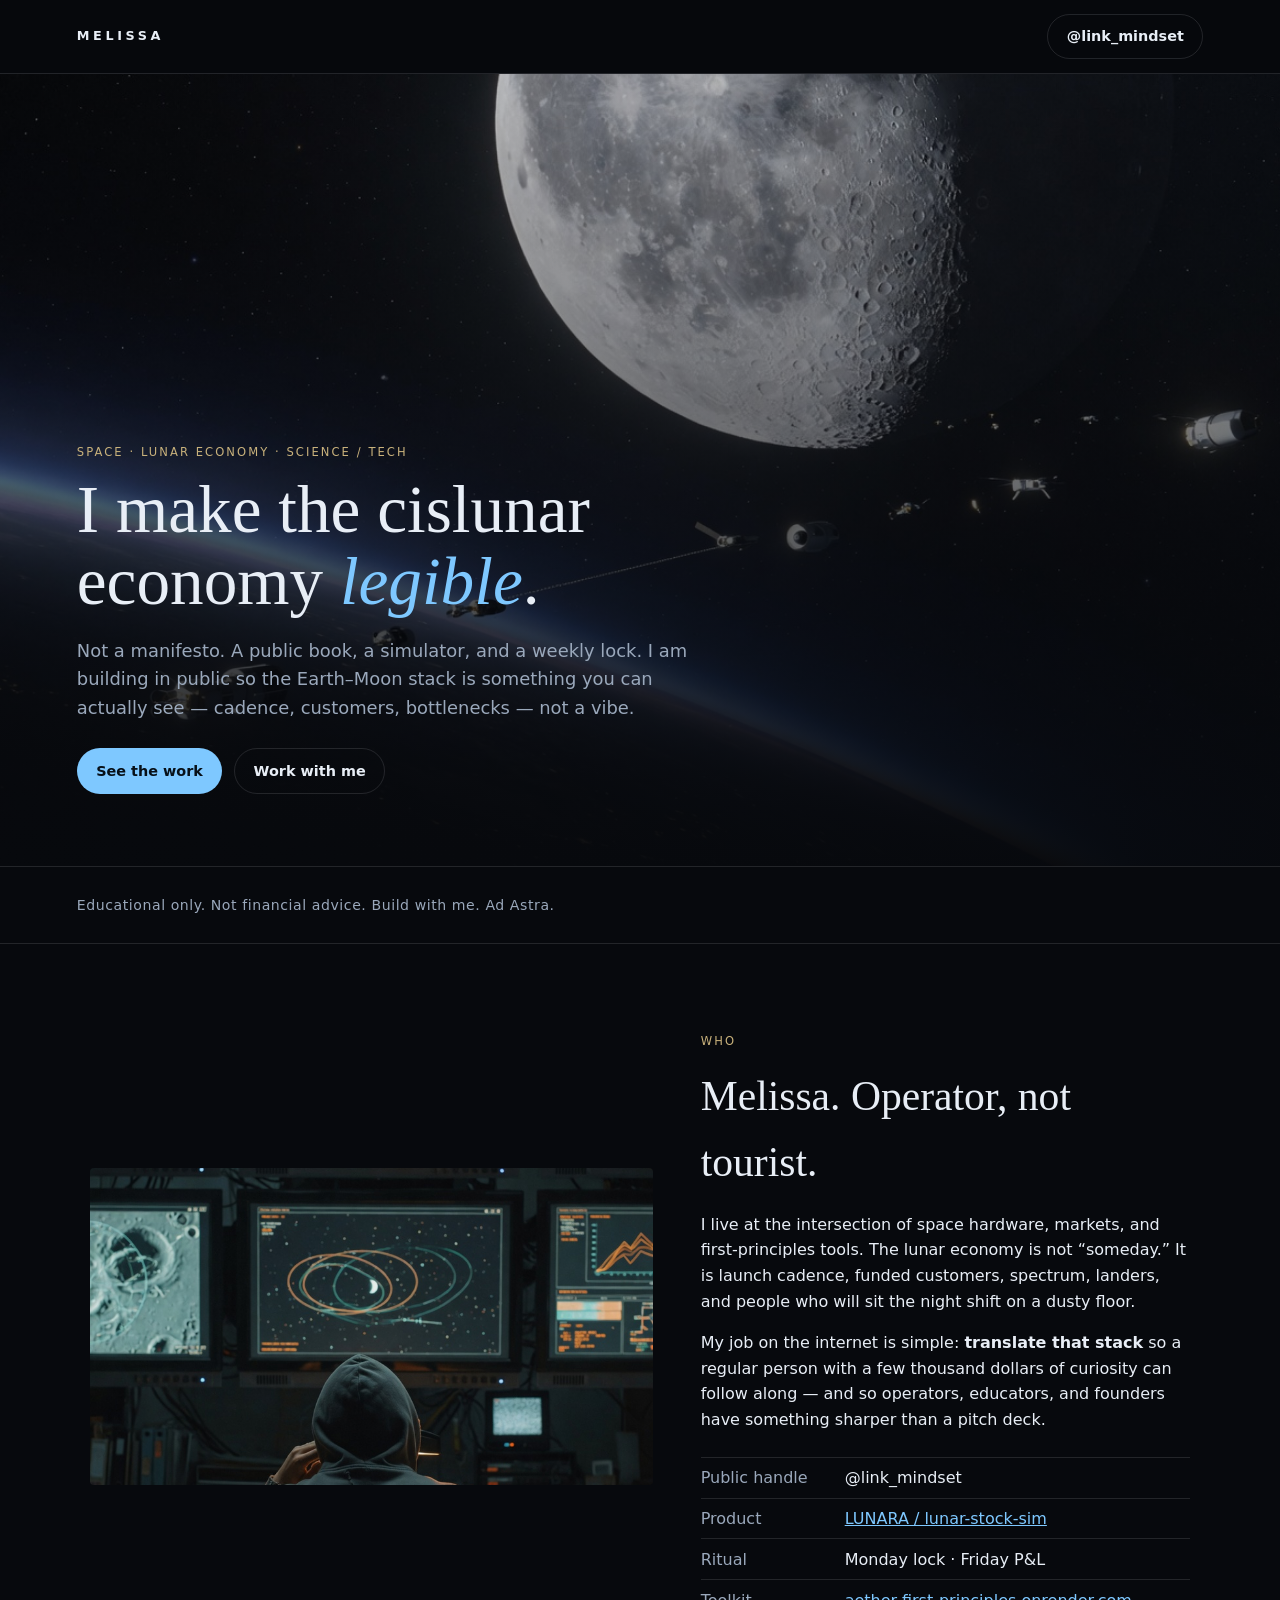
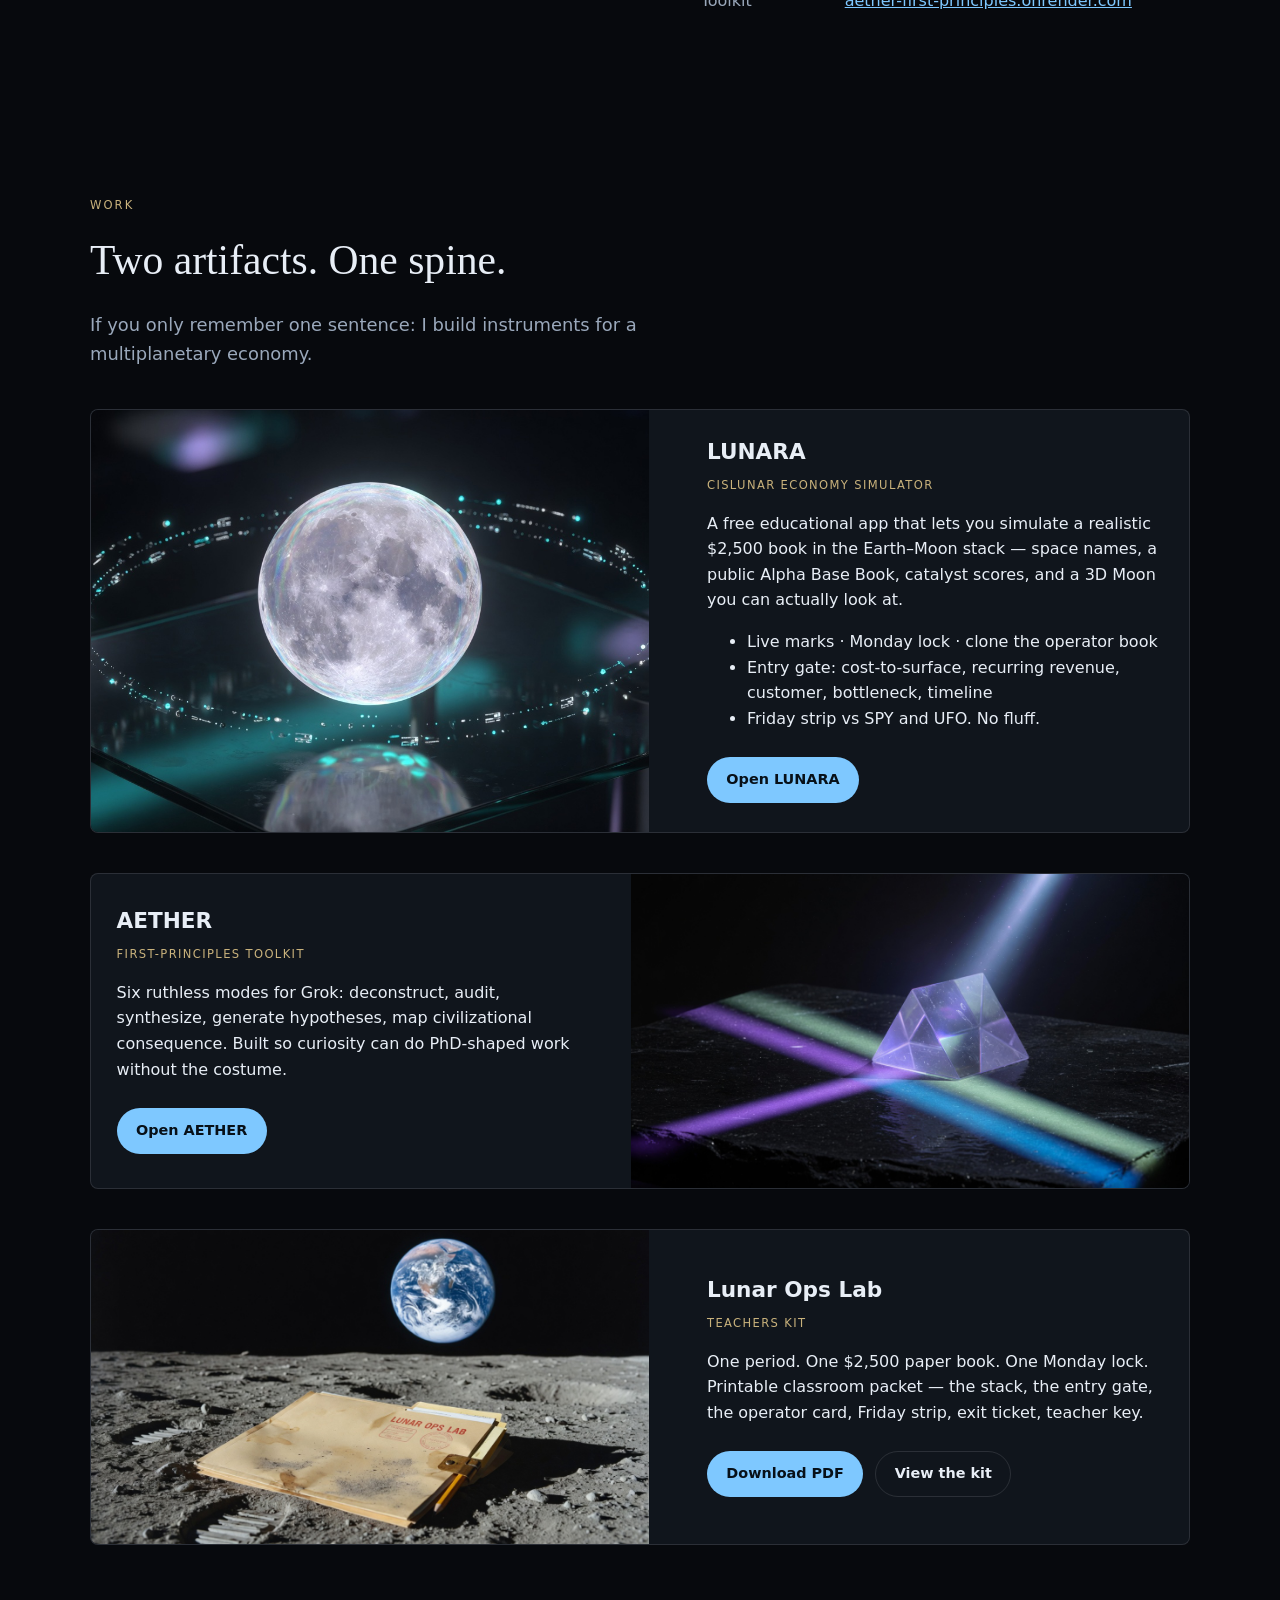
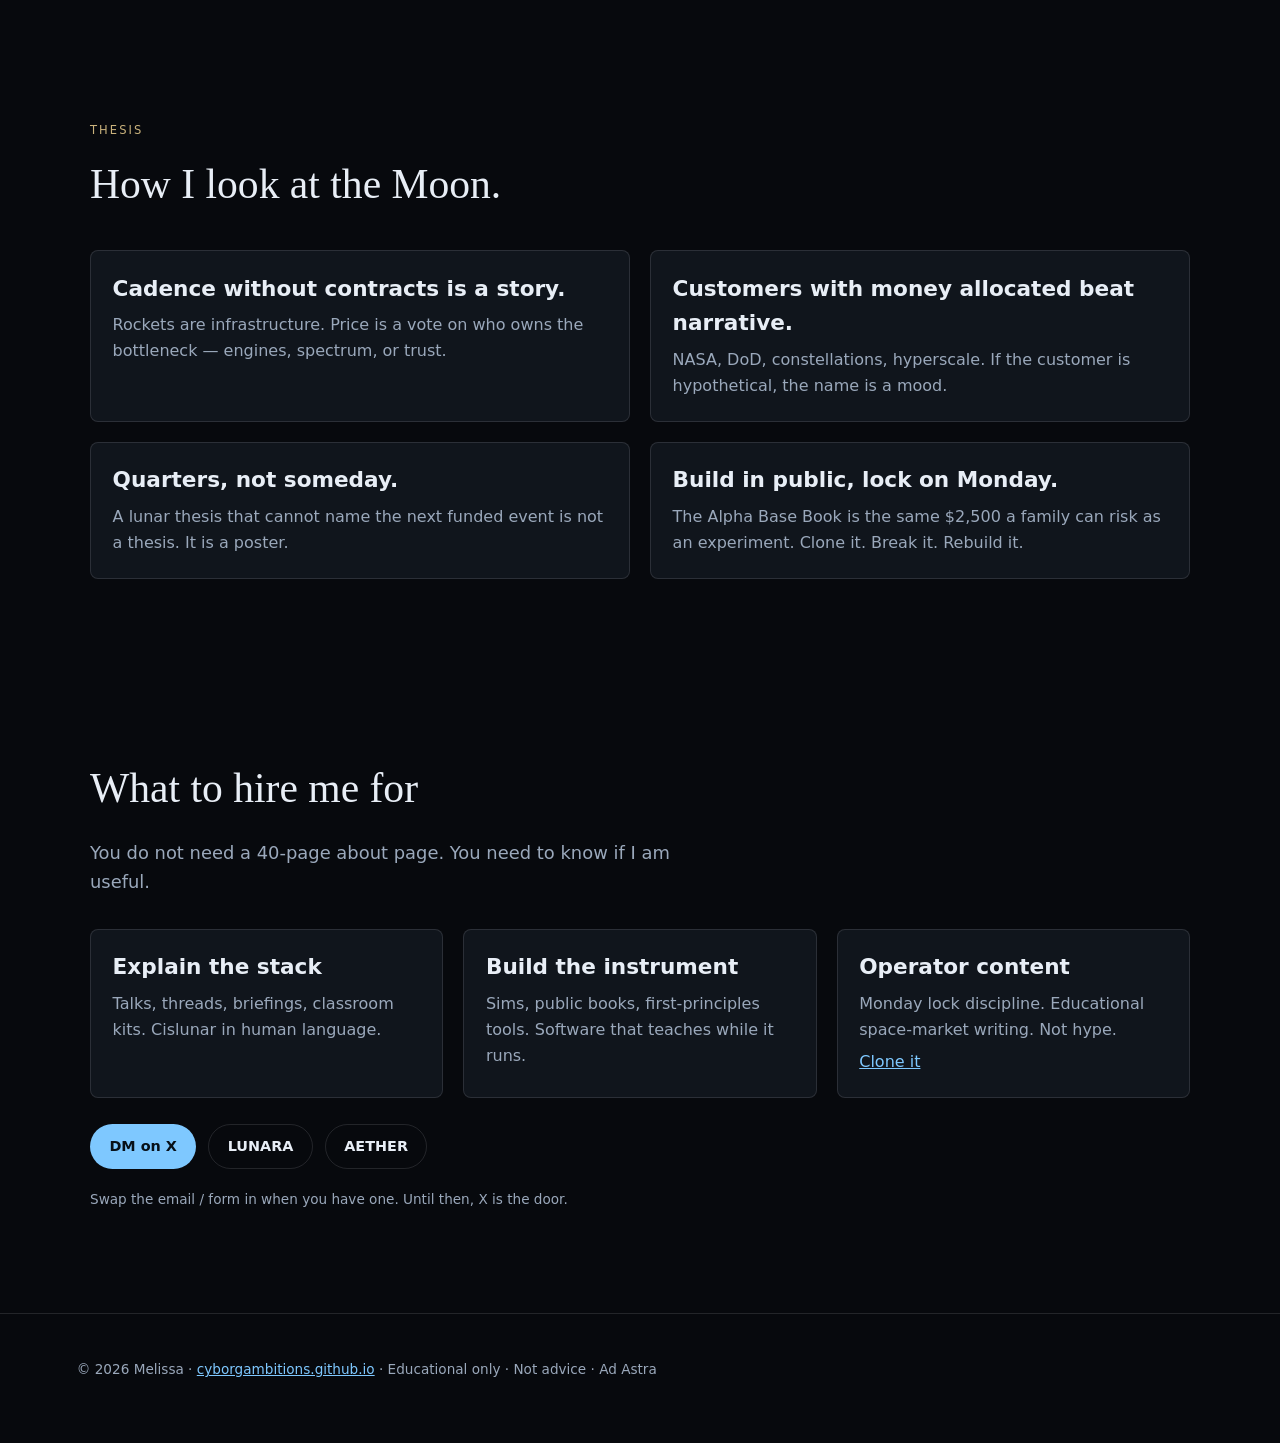
<file: index.html>
<!DOCTYPE html>
<html lang="en">
<head>
  <meta charset="UTF-8" />
  <meta name="viewport" content="width=device-width, initial-scale=1" />
  <title>Melissa — Lunar Economy Operator</title>
  <meta name="description" content="I build tools and public books so regular people can see the Earth–Moon economy as it forms. LUNARA. AETHER. Build with me. Ad Astra." />
  <link rel="canonical" href="https://cyborgambitions.github.io/" />
  <link rel="stylesheet" href="styles.css" />
  <script data-goatcounter="https://linkmindset.goatcounter.com/count"
          async src="//gc.zgo.at/count.js"></script>
</head>
<body>
  <a class="skip" href="#main">Skip to content</a>
  <header class="nav">
    <a class="mark" href="#top">MELISSA</a>
    <a class="btn ghost" href="https://x.com/link_mindset" target="_blank" rel="noopener">@link_mindset</a>
  </header>

  <main id="main">
    <section class="hero" id="top">
      <img class="hero-bg" src="assets/hero.jpg" alt="" />
      <div class="hero-veil"></div>
      <div class="hero-copy">
        <p class="eyebrow">Space · Lunar economy · Science / tech</p>
        <h1>I make the cislunar economy <em>legible</em>.</h1>
        <p class="lede">
          Not a manifesto. A public book, a simulator, and a weekly lock.
          I am building in public so the Earth–Moon stack is something you can
          actually see — cadence, customers, bottlenecks — not a vibe.
        </p>
        <div class="cta-row">
          <a class="btn solid" href="#work">See the work</a>
          <a class="btn ghost" href="#contact">Work with me</a>
        </div>
      </div>
    </section>

    <section class="strip">
      <p>Educational only. Not financial advice. Build with me. Ad Astra.</p>
    </section>

    <section class="about" id="ops">
      <figure>
        <img src="assets/operator.jpg" alt="Operator at a lunar operations console" />
      </figure>
      <div>
        <p class="eyebrow">Who</p>
        <h2>Melissa. Operator, not tourist.</h2>
        <p>
          I live at the intersection of space hardware, markets, and first-principles tools.
          The lunar economy is not “someday.” It is launch cadence, funded customers,
          spectrum, landers, and people who will sit the night shift on a dusty floor.
        </p>
        <p>
          My job on the internet is simple: <strong>translate that stack</strong> so a
          regular person with a few thousand dollars of curiosity can follow along —
          and so operators, educators, and founders have something sharper than a pitch deck.
        </p>
        <ul class="facts">
          <li><span>Public handle</span> @link_mindset</li>
          <li><span>Product</span> <a href="https://lunar-stock-sim.onrender.com" target="_blank" rel="noopener">LUNARA / lunar-stock-sim</a></li>
          <li><span>Ritual</span> Monday lock · Friday P&amp;L</li>
          <li><span>Toolkit</span> <a href="https://aether-first-principles.onrender.com" target="_blank" rel="noopener">aether-first-principles.onrender.com</a></li>
        </ul>
      </div>
    </section>

    <section class="work" id="work">
      <p class="eyebrow">Work</p>
      <h2>Two artifacts. One spine.</h2>
      <p class="section-lede">If you only remember one sentence: I build instruments for a multiplanetary economy.</p>

      <article class="card">
        <img src="assets/lunara.jpg" alt="" />
        <div>
          <h3>LUNARA</h3>
          <p class="tag">Cislunar economy simulator</p>
          <p>
            A free educational app that lets you simulate a realistic $2,500 book
            in the Earth–Moon stack — space names, a public Alpha Base Book,
            catalyst scores, and a 3D Moon you can actually look at.
          </p>
          <ul>
            <li>Live marks · Monday lock · clone the operator book</li>
            <li>Entry gate: cost-to-surface, recurring revenue, customer, bottleneck, timeline</li>
            <li>Friday strip vs SPY and UFO. No fluff.</li>
          </ul>
          <div class="cta-row">
            <a class="btn solid" href="https://lunar-stock-sim.onrender.com" target="_blank" rel="noopener">Open LUNARA</a>
          </div>
        </div>
      </article>

      <article class="card reverse">
        <img src="assets/aether.jpg" alt="" />
        <div>
          <h3>AETHER</h3>
          <p class="tag">First-principles toolkit</p>
          <p>
            Six ruthless modes for Grok: deconstruct, audit, synthesize, generate
            hypotheses, map civilizational consequence. Built so curiosity can
            do PhD-shaped work without the costume.
          </p>
          <div class="cta-row">
            <a class="btn solid" href="https://aether-first-principles.onrender.com" target="_blank" rel="noopener">Open AETHER</a>
          </div>
        </div>
      </article>

      <article class="card" id="kit">
        <img src="lunar-ops-lab/cover.jpg" alt="Lunar Ops Lab packet on the lunar surface" />
        <div>
          <h3>Lunar Ops Lab</h3>
          <p class="tag">Teachers kit</p>
          <p>
            One period. One $2,500 paper book. One Monday lock.
            Printable classroom packet — the stack, the entry gate, the operator card,
            Friday strip, exit ticket, teacher key.
          </p>
          <div class="cta-row">
            <a class="btn solid" href="lunar-ops-lab/Lunar-Ops-Lab-Teachers-Kit.pdf">Download PDF</a>
            <a class="btn ghost" href="lunar-ops-lab/">View the kit</a>
          </div>
        </div>
      </article>
    </section>

    <section class="thesis" id="thesis">
      <p class="eyebrow">Thesis</p>
      <h2>How I look at the Moon.</h2>
      <div class="grid">
        <article>
          <h3>Cadence without contracts is a story.</h3>
          <p>Rockets are infrastructure. Price is a vote on who owns the bottleneck — engines, spectrum, or trust.</p>
        </article>
        <article>
          <h3>Customers with money allocated beat narrative.</h3>
          <p>NASA, DoD, constellations, hyperscale. If the customer is hypothetical, the name is a mood.</p>
        </article>
        <article>
          <h3>Quarters, not someday.</h3>
          <p>A lunar thesis that cannot name the next funded event is not a thesis. It is a poster.</p>
        </article>
        <article>
          <h3>Build in public, lock on Monday.</h3>
          <p>The Alpha Base Book is the same $2,500 a family can risk as an experiment. Clone it. Break it. Rebuild it.</p>
        </article>
      </div>
    </section>

    <section class="hire" id="contact">
      <h2>What to hire me for</h2>
      <p class="section-lede">You do not need a 40-page about page. You need to know if I am useful.</p>
      <div class="grid three">
        <article>
          <h3>Explain the stack</h3>
          <p>Talks, threads, briefings, classroom kits. Cislunar in human language.</p>
        </article>
        <article>
          <h3>Build the instrument</h3>
          <p>Sims, public books, first-principles tools. Software that teaches while it runs.</p>
        </article>
        <article>
          <h3>Operator content</h3>
          <p>Monday lock discipline. Educational space-market writing. Not hype.</p>
          <p><a href="https://lunar-stock-sim.onrender.com/#alpha-base-book" target="_blank" rel="noopener">Clone it</a></p>
        </article>
      </div>
      <div class="cta-row">
        <a class="btn solid" href="https://x.com/link_mindset" target="_blank" rel="noopener">DM on X</a>
        <a class="btn ghost" href="https://lunar-stock-sim.onrender.com" target="_blank" rel="noopener">LUNARA</a>
        <a class="btn ghost" href="https://aether-first-principles.onrender.com" target="_blank" rel="noopener">AETHER</a>
      </div>
      <p class="fine">Swap the email / form in when you have one. Until then, X is the door.</p>
    </section>
  </main>

  <footer>
    <p>© <span id="y"></span> Melissa · <a href="https://cyborgambitions.github.io/">cyborgambitions.github.io</a> · Educational only · Not advice · Ad Astra</p>
  </footer>
  <script>
    document.getElementById("y").textContent = new Date().getFullYear();
  </script>
</body>
</html>
</file>
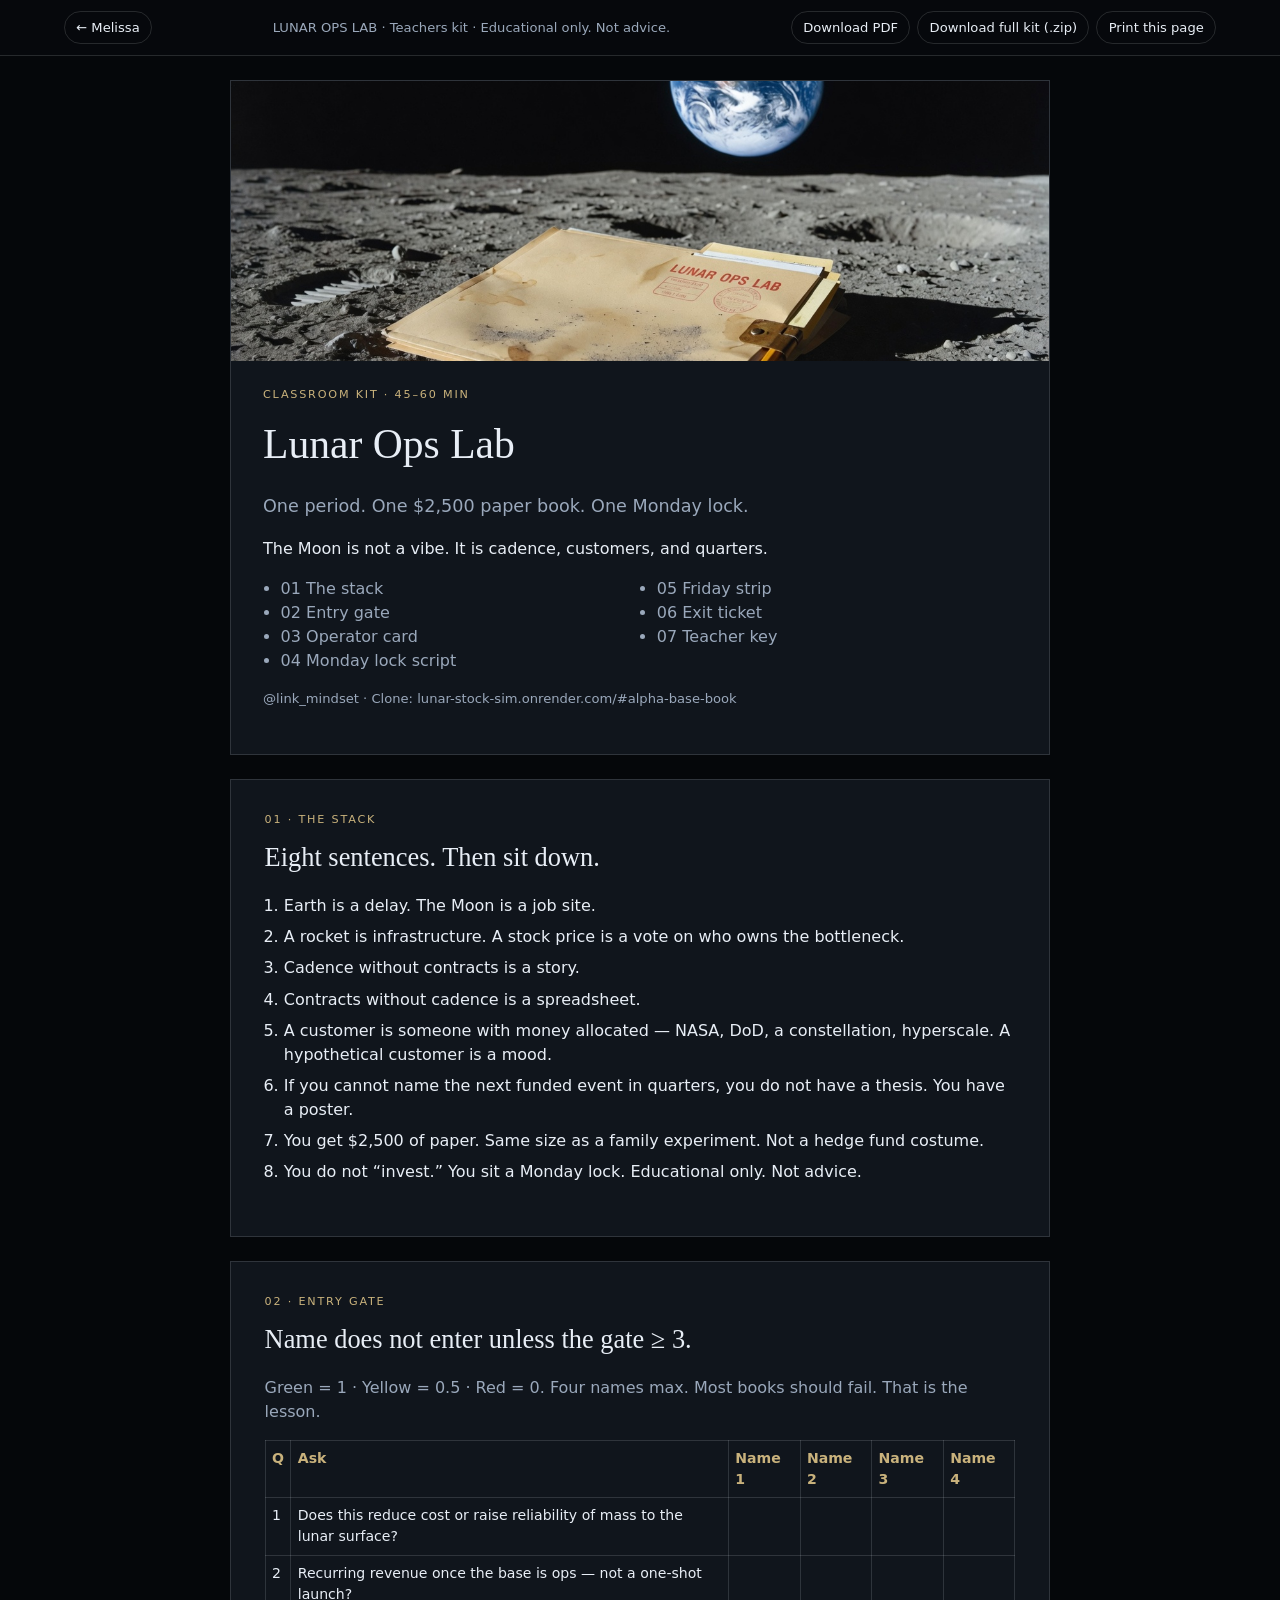
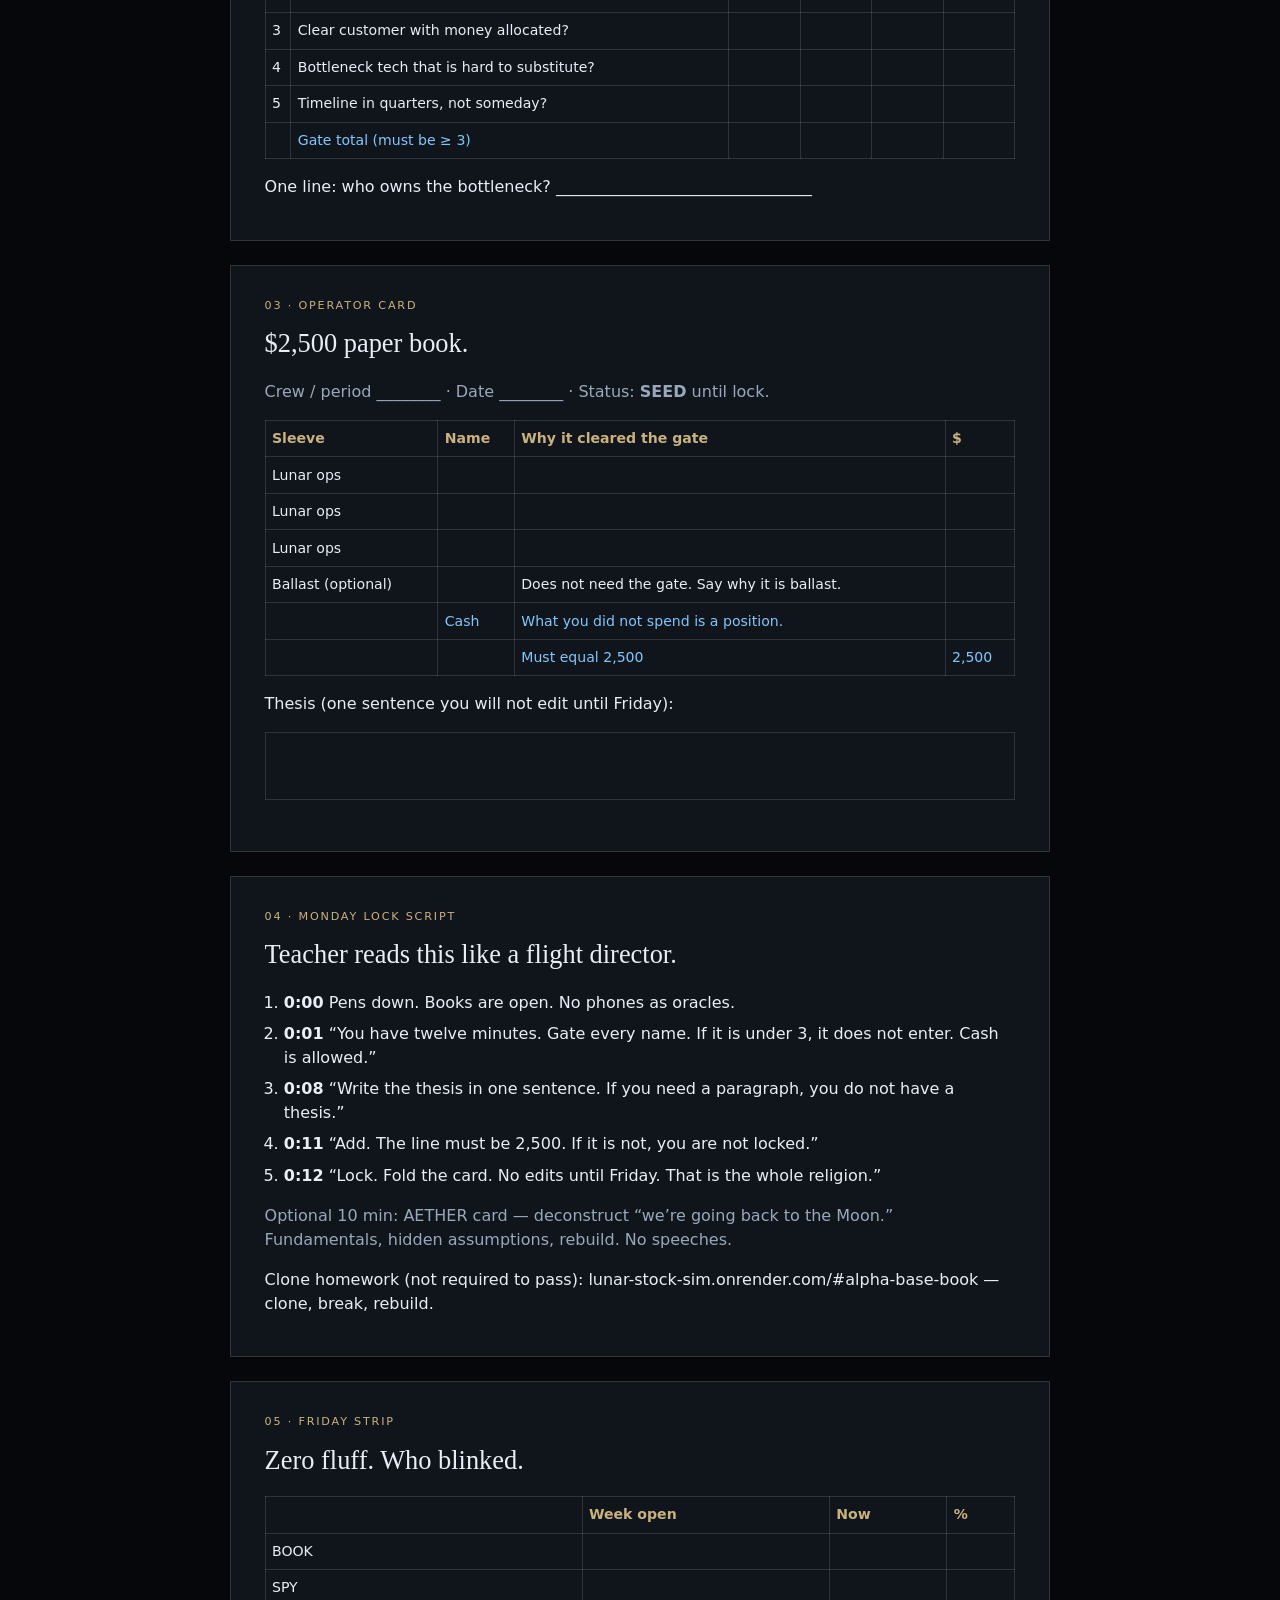
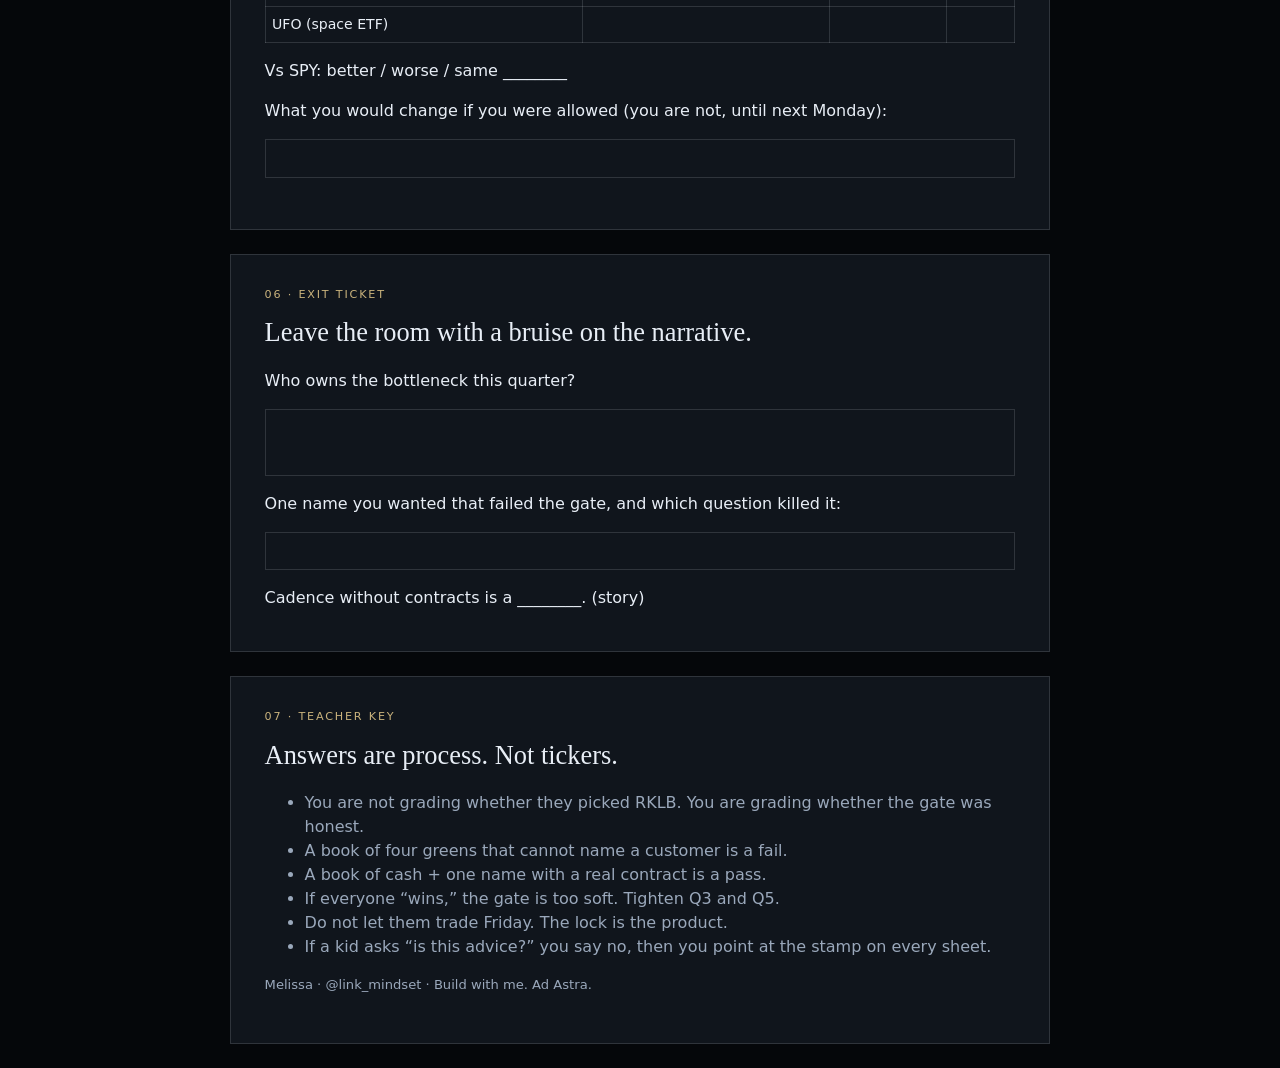
<file: lunar-ops-lab/index.html>
<!DOCTYPE html>
<html lang="en">
<head>
  <meta charset="UTF-8" />
  <meta name="viewport" content="width=device-width, initial-scale=1" />
  <title>Lunar Ops Lab — Classroom Kit</title>
  <link rel="stylesheet" href="kit.css" />
  <script data-goatcounter="https://linkmindset.goatcounter.com/count"
          async src="//gc.zgo.at/count.js"></script>
</head>
<body>
  <header class="top">
    <a href="../index.html">← Melissa</a>
    <span>LUNAR OPS LAB · Teachers kit · Educational only. Not advice.</span>
    <span class="dl">
      <a href="Lunar-Ops-Lab-Teachers-Kit.pdf" download>Download PDF</a>
      <a href="Lunar-Ops-Lab-Teachers-Kit.zip" download>Download full kit (.zip)</a>
      <button type="button" onclick="window.print()">Print this page</button>
    </span>
  </header>

  <section class="sheet cover">
    <img src="cover.jpg" alt="" />
    <div class="cover-copy">
      <p class="stamp">Classroom kit · 45–60 min</p>
      <h1>Lunar Ops Lab</h1>
      <p class="sub">One period. One $2,500 paper book. One Monday lock.</p>
      <p>The Moon is not a vibe. It is cadence, customers, and quarters.</p>
      <ul class="manifest">
        <li>01 The stack</li>
        <li>02 Entry gate</li>
        <li>03 Operator card</li>
        <li>04 Monday lock script</li>
        <li>05 Friday strip</li>
        <li>06 Exit ticket</li>
        <li>07 Teacher key</li>
      </ul>
      <p class="fine">@link_mindset · Clone: lunar-stock-sim.onrender.com/#alpha-base-book</p>
    </div>
  </section>

  <section class="sheet">
    <p class="num">01 · The stack</p>
    <h2>Eight sentences. Then sit down.</h2>
    <ol class="stack">
      <li>Earth is a delay. The Moon is a job site.</li>
      <li>A rocket is infrastructure. A stock price is a vote on who owns the bottleneck.</li>
      <li>Cadence without contracts is a story.</li>
      <li>Contracts without cadence is a spreadsheet.</li>
      <li>A customer is someone with money allocated — NASA, DoD, a constellation, hyperscale. A hypothetical customer is a mood.</li>
      <li>If you cannot name the next funded event in quarters, you do not have a thesis. You have a poster.</li>
      <li>You get $2,500 of paper. Same size as a family experiment. Not a hedge fund costume.</li>
      <li>You do not “invest.” You sit a Monday lock. Educational only. Not advice.</li>
    </ol>
  </section>

  <section class="sheet">
    <p class="num">02 · Entry gate</p>
    <h2>Name does not enter unless the gate ≥ 3.</h2>
    <p class="hint">Green = 1 · Yellow = 0.5 · Red = 0. Four names max. Most books should fail. That is the lesson.</p>
    <table>
      <thead>
        <tr>
          <th>Q</th>
          <th>Ask</th>
          <th>Name 1</th>
          <th>Name 2</th>
          <th>Name 3</th>
          <th>Name 4</th>
        </tr>
      </thead>
      <tbody>
        <tr><td>1</td><td>Does this reduce cost or raise reliability of mass to the lunar surface?</td><td></td><td></td><td></td><td></td></tr>
        <tr><td>2</td><td>Recurring revenue once the base is ops — not a one-shot launch?</td><td></td><td></td><td></td><td></td></tr>
        <tr><td>3</td><td>Clear customer with money allocated?</td><td></td><td></td><td></td><td></td></tr>
        <tr><td>4</td><td>Bottleneck tech that is hard to substitute?</td><td></td><td></td><td></td><td></td></tr>
        <tr><td>5</td><td>Timeline in quarters, not someday?</td><td></td><td></td><td></td><td></td></tr>
        <tr class="sum"><td></td><td>Gate total (must be ≥ 3)</td><td></td><td></td><td></td><td></td></tr>
      </tbody>
    </table>
    <p class="write">One line: who owns the bottleneck? ________________________________</p>
  </section>

  <section class="sheet">
    <p class="num">03 · Operator card</p>
    <h2>$2,500 paper book.</h2>
    <p class="hint">Crew / period ________ · Date ________ · Status: <strong>SEED</strong> until lock.</p>
    <table>
      <thead>
        <tr><th>Sleeve</th><th>Name</th><th>Why it cleared the gate</th><th>$</th></tr>
      </thead>
      <tbody>
        <tr><td>Lunar ops</td><td></td><td></td><td></td></tr>
        <tr><td>Lunar ops</td><td></td><td></td><td></td></tr>
        <tr><td>Lunar ops</td><td></td><td></td><td></td></tr>
        <tr><td>Ballast (optional)</td><td></td><td>Does not need the gate. Say why it is ballast.</td><td></td></tr>
        <tr class="sum"><td></td><td>Cash</td><td>What you did not spend is a position.</td><td></td></tr>
        <tr class="sum"><td></td><td></td><td>Must equal 2,500</td><td>2,500</td></tr>
      </tbody>
    </table>
    <p class="write">Thesis (one sentence you will not edit until Friday):</p>
    <p class="box"></p>
  </section>

  <section class="sheet">
    <p class="num">04 · Monday lock script</p>
    <h2>Teacher reads this like a flight director.</h2>
    <ol class="script">
      <li><strong>0:00</strong> Pens down. Books are open. No phones as oracles.</li>
      <li><strong>0:01</strong> “You have twelve minutes. Gate every name. If it is under 3, it does not enter. Cash is allowed.”</li>
      <li><strong>0:08</strong> “Write the thesis in one sentence. If you need a paragraph, you do not have a thesis.”</li>
      <li><strong>0:11</strong> “Add. The line must be 2,500. If it is not, you are not locked.”</li>
      <li><strong>0:12</strong> “Lock. Fold the card. No edits until Friday. That is the whole religion.”</li>
    </ol>
    <p class="hint">Optional 10 min: AETHER card — deconstruct “we’re going back to the Moon.” Fundamentals, hidden assumptions, rebuild. No speeches.</p>
    <p class="write">Clone homework (not required to pass): lunar-stock-sim.onrender.com/#alpha-base-book — clone, break, rebuild.</p>
  </section>

  <section class="sheet">
    <p class="num">05 · Friday strip</p>
    <h2>Zero fluff. Who blinked.</h2>
    <table>
      <thead>
        <tr><th></th><th>Week open</th><th>Now</th><th>%</th></tr>
      </thead>
      <tbody>
        <tr><td>BOOK</td><td></td><td></td><td></td></tr>
        <tr><td>SPY</td><td></td><td></td><td></td></tr>
        <tr><td>UFO (space ETF)</td><td></td><td></td><td></td></tr>
      </tbody>
    </table>
    <p class="write">Vs SPY: better / worse / same ________</p>
    <p class="write">What you would change if you were allowed (you are not, until next Monday):</p>
    <p class="box short"></p>
  </section>

  <section class="sheet">
    <p class="num">06 · Exit ticket</p>
    <h2>Leave the room with a bruise on the narrative.</h2>
    <p class="write">Who owns the bottleneck this quarter?</p>
    <p class="box"></p>
    <p class="write">One name you wanted that failed the gate, and which question killed it:</p>
    <p class="box short"></p>
    <p class="write">Cadence without contracts is a ________. (story)</p>
  </section>

  <section class="sheet teacher">
    <p class="num">07 · Teacher key</p>
    <h2>Answers are process. Not tickers.</h2>
    <ul>
      <li>You are not grading whether they picked RKLB. You are grading whether the gate was honest.</li>
      <li>A book of four greens that cannot name a customer is a fail.</li>
      <li>A book of cash + one name with a real contract is a pass.</li>
      <li>If everyone “wins,” the gate is too soft. Tighten Q3 and Q5.</li>
      <li>Do not let them trade Friday. The lock is the product.</li>
      <li>If a kid asks “is this advice?” you say no, then you point at the stamp on every sheet.</li>
    </ul>
    <p class="fine">Melissa · @link_mindset · Build with me. Ad Astra.</p>
  </section>
</body>
</html>
</file>
<file: styles.css>
:root {
  --bg: #07090d;
  --ink: #e8eef6;
  --muted: #9aa8bb;
  --line: rgba(232, 238, 246, 0.12);
  --accent: #7ec8ff;
  --accent-2: #c9b27c;
  --card: #10151c;
  --max: 1100px;
  --sans: "Segoe UI", system-ui, -apple-system, sans-serif;
  --serif: "Palatino Linotype", Palatino, "Book Antiqua", Georgia, serif;
}

* { box-sizing: border-box; }
html { scroll-behavior: smooth; }
body {
  margin: 0;
  background: var(--bg);
  color: var(--ink);
  font-family: var(--sans);
  line-height: 1.6;
}
img { max-width: 100%; display: block; }
a { color: var(--accent); }
.skip {
  position: absolute; left: -999px;
}
.skip:focus { left: 1rem; top: 1rem; background: #000; padding: .5rem 1rem; z-index: 20; }

.nav {
  position: sticky; top: 0; z-index: 10;
  display: flex; align-items: center; gap: 1.5rem;
  padding: .85rem 6vw;
  background: rgba(7, 9, 13, 0.82);
  backdrop-filter: blur(12px);
  border-bottom: 1px solid var(--line);
}
.mark {
  font-weight: 700; letter-spacing: .28em;
  color: var(--ink); text-decoration: none; font-size: .8rem;
}
.nav nav { display: flex; gap: 1.25rem; flex: 1; }
.nav nav a { color: var(--muted); text-decoration: none; font-size: .92rem; }
.nav nav a:hover { color: var(--ink); }
.nav .btn { margin-left: auto; }

.btn {
  display: inline-flex; align-items: center; justify-content: center;
  padding: .65rem 1.15rem; border-radius: 999px;
  text-decoration: none; font-size: .9rem; font-weight: 600;
  border: 1px solid var(--line);
}
.btn.solid { background: var(--accent); color: #071018; border-color: transparent; }
.btn.ghost { color: var(--ink); }

.hero {
  position: relative; min-height: 88vh;
  display: grid; align-items: end;
}
.hero-bg {
  position: absolute; inset: 0; width: 100%; height: 100%;
  object-fit: cover;
}
.hero-veil {
  position: absolute; inset: 0;
  background: linear-gradient(180deg, rgba(7,9,13,.25) 0%, rgba(7,9,13,.55) 45%, rgba(7,9,13,.96) 100%);
}
.hero-copy {
  position: relative; z-index: 1;
  padding: 12vh 6vw 8vh;
  max-width: 52rem;
}
.eyebrow {
  text-transform: uppercase; letter-spacing: .18em;
  font-size: .72rem; color: var(--accent-2); margin: 0 0 .75rem;
}
h1 {
  font-family: var(--serif);
  font-size: clamp(2.2rem, 6vw, 4.2rem);
  line-height: 1.08; font-weight: 500; margin: 0 0 1rem;
}
h1 em { font-style: italic; color: var(--accent); }
.lede, .section-lede { color: var(--muted); font-size: 1.12rem; max-width: 40rem; }
.cta-row { display: flex; flex-wrap: wrap; gap: .75rem; margin-top: 1.6rem; }

.strip {
  border-block: 1px solid var(--line);
  padding: .8rem 6vw;
  color: var(--muted); font-size: .88rem; letter-spacing: .04em;
}

.about, .work, .thesis, .hire {
  padding: 5.5rem 6vw;
  max-width: calc(var(--max) + 12vw);
  margin: 0 auto;
}
.about {
  display: grid;
  grid-template-columns: minmax(280px, 1.15fr) 1fr;
  gap: 3rem;
  align-items: center;
}
.about figure {
  margin: 0;
  width: 100%;
}
.about figure img {
  width: 100%;
  aspect-ratio: 16 / 9;
  object-fit: cover;
  object-position: center;
  border-radius: 4px;
}
h2 {
  font-family: var(--serif);
  font-size: clamp(1.8rem, 3.5vw, 2.6rem);
  font-weight: 500; margin: 0 0 1rem;
}
.facts { list-style: none; padding: 0; margin: 1.5rem 0 0; }
.facts li { display: grid; grid-template-columns: 8.5rem 1fr; gap: .5rem; padding: .45rem 0; border-top: 1px solid var(--line); }
.facts span { color: var(--muted); }

.card {
  display: grid; grid-template-columns: 1.1fr 1fr;
  gap: 2rem; margin-top: 2.5rem; align-items: center;
  background: var(--card); border: 1px solid var(--line); border-radius: 8px; overflow: hidden;
}
.card.reverse { grid-template-columns: 1fr 1.1fr; }
.card.reverse img { order: 2; }
.card img { width: 100%; height: 100%; min-height: 260px; object-fit: cover; }
.card > div { padding: 1.6rem 1.6rem 1.8rem; }
.tag { color: var(--accent-2); text-transform: uppercase; letter-spacing: .12em; font-size: .72rem; margin: 0 0 .6rem; }
h3 { margin: 0 0 .4rem; font-size: 1.35rem; }
.note { color: var(--muted); font-size: .9rem; }
code { font-size: .88em; }

.grid { display: grid; grid-template-columns: 1fr 1fr; gap: 1.25rem; margin-top: 2rem; }
.grid.three { grid-template-columns: repeat(3, 1fr); }
.grid article {
  padding: 1.3rem 1.35rem 1.4rem;
  border: 1px solid var(--line); background: var(--card); border-radius: 8px;
}
.grid p { color: var(--muted); margin: .4rem 0 0; }

.hire { text-align: left; }
.fine { color: var(--muted); font-size: .85rem; margin-top: 1.25rem; }

footer {
  padding: 2rem 6vw 3rem;
  border-top: 1px solid var(--line);
  color: var(--muted); font-size: .85rem;
}

@media (max-width: 860px) {
  .nav nav { display: none; }
  .about, .card, .card.reverse, .grid, .grid.three {
    grid-template-columns: 1fr;
  }
  .card.reverse img { order: 0; }
  .hero { min-height: 78vh; }
}
</file>
<file: lunar-ops-lab/kit.css>
:root {
  --bg: #07090d;
  --ink: #e8eef6;
  --muted: #9aa8bb;
  --line: rgba(232, 238, 246, 0.14);
  --gold: #c9b27c;
  --accent: #7ec8ff;
  --card: #10151c;
  --serif: "Palatino Linotype", Palatino, Georgia, serif;
  --sans: "Segoe UI", system-ui, sans-serif;
}
* { box-sizing: border-box; }
body {
  margin: 0;
  background: #05070a;
  color: var(--ink);
  font-family: var(--sans);
  line-height: 1.5;
}
.top {
  position: sticky; top: 0; z-index: 5;
  display: flex; justify-content: space-between; align-items: center;
  gap: 1rem; flex-wrap: wrap;
  padding: .7rem 5vw;
  background: rgba(7,9,13,.9);
  border-bottom: 1px solid var(--line);
  font-size: .82rem; color: var(--muted);
}
.top .dl { display: flex; flex-wrap: wrap; gap: .45rem; }
.top a, .top button { color: var(--ink); background: transparent; border: 1px solid var(--line); padding: .35rem .7rem; border-radius: 999px; text-decoration: none; cursor: pointer; font: inherit; }
.sheet {
  max-width: 820px;
  margin: 1.5rem auto;
  padding: 2rem 2.1rem 2.2rem;
  background: var(--card);
  border: 1px solid var(--line);
}
.cover { padding: 0; overflow: hidden; }
.cover img { width: 100%; height: 280px; object-fit: cover; display: block; }
.cover-copy { padding: 1.6rem 2rem 2rem; }
.stamp, .num { color: var(--gold); letter-spacing: .16em; text-transform: uppercase; font-size: .7rem; margin: 0 0 .6rem; }
h1 { font-family: var(--serif); font-size: 2.6rem; font-weight: 500; margin: 0 0 .4rem; }
h2 { font-family: var(--serif); font-size: 1.65rem; font-weight: 500; margin: 0 0 .8rem; }
.sub { font-size: 1.1rem; color: var(--muted); }
.manifest { columns: 2; padding-left: 1.1rem; color: var(--muted); }
.fine { color: var(--muted); font-size: .82rem; }
.hint { color: var(--muted); }
ol.stack, ol.script { padding-left: 1.2rem; }
ol.stack li, ol.script li { margin: .45rem 0; }
table { width: 100%; border-collapse: collapse; margin: 1rem 0; font-size: .88rem; }
th, td { border: 1px solid var(--line); padding: .45rem .4rem; vertical-align: top; }
th { color: var(--gold); font-weight: 600; text-align: left; }
td:empty { height: 2.1rem; }
.sum td { color: var(--accent); }
.write { margin: 1rem 0 .35rem; }
.box { min-height: 4.2rem; border: 1px solid var(--line); }
.box.short { min-height: 2.4rem; }
.teacher ul { color: var(--muted); }

@media print {
  body { background: #fff; color: #111; }
  .top { display: none; }
  .sheet {
    max-width: none; margin: 0; padding: 0.6in;
    border: none; background: #fff;
    break-after: page;
  }
  .cover img { height: 2.4in; }
  .stamp, .num, th { color: #6a5420; }
  .sub, .hint, .fine, .manifest, .teacher ul { color: #333; }
  .sum td { color: #0a3a55; }
  a { color: inherit; }
}
</file>
